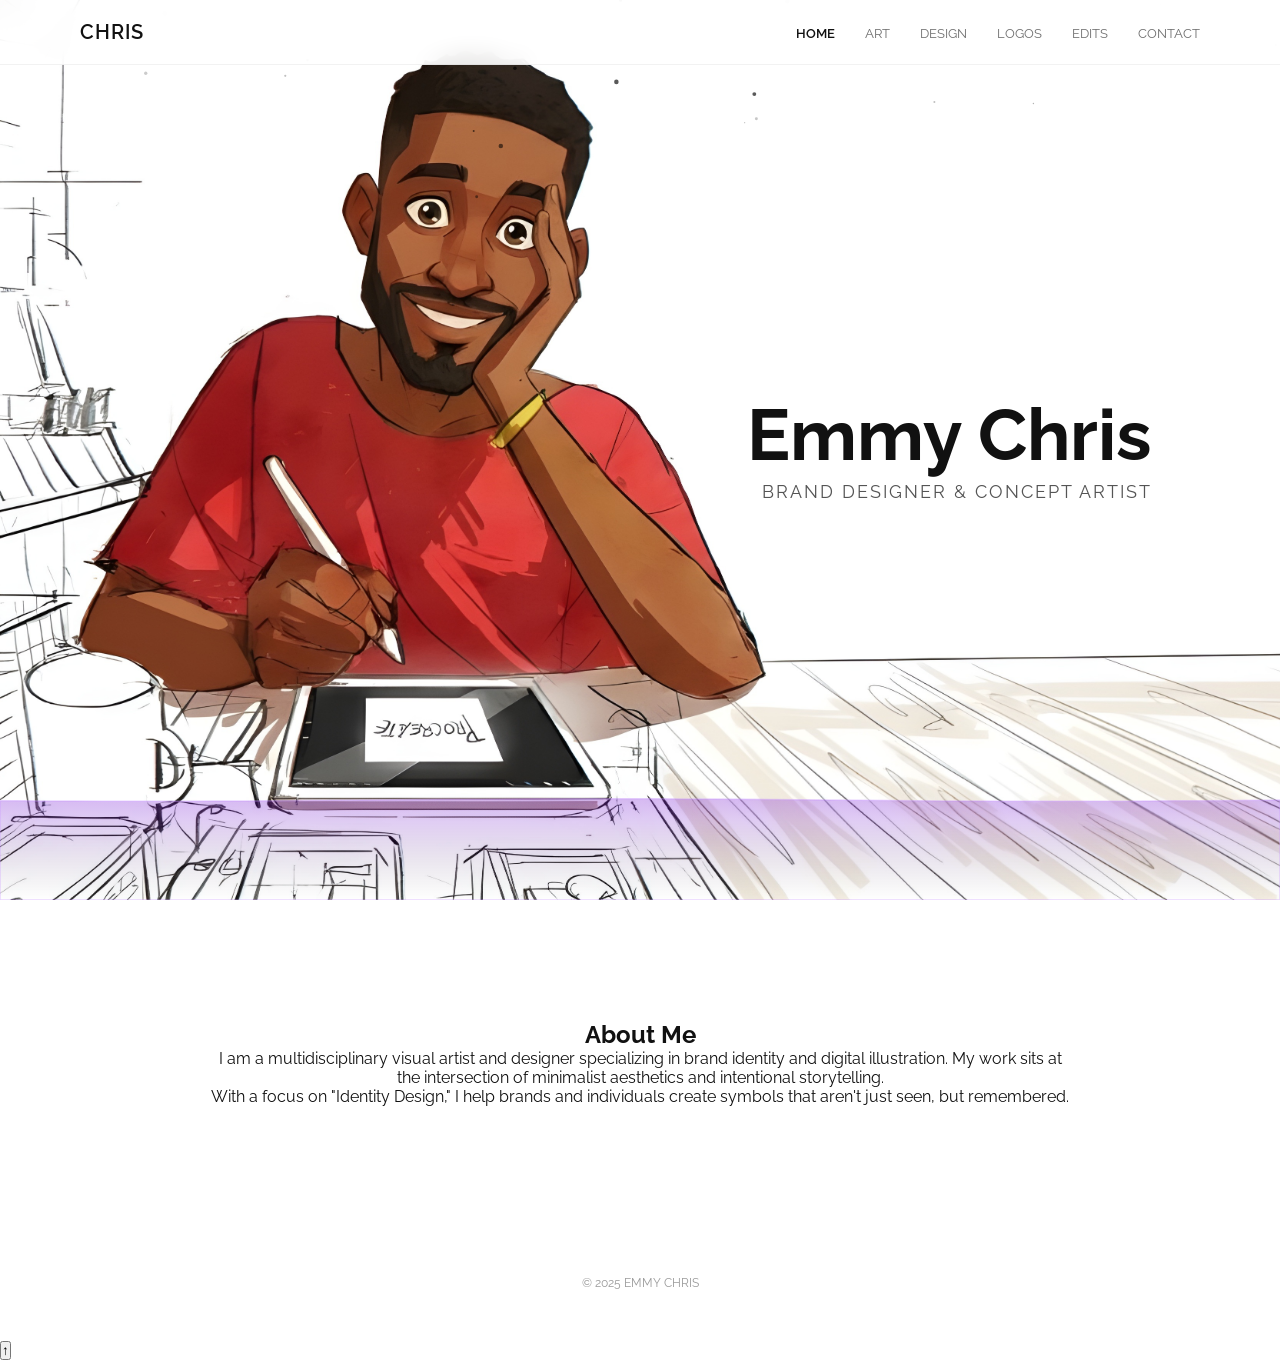
<file: index.html>
<!DOCTYPE html>
<html lang="en">
<head>
  <meta charset="UTF-8">
	<meta name="google-site-verification" content="T_5Nfz7I1RQQe40LDKmtpYbMmyqYzaPnEGpjyG-hlx0" />
  <meta name="viewport" content="width=device-width, initial-scale=1.0">
  <title>Emmy Chris | Brand Designer & Concept Artist</title>
	<meta property="og:title" content="Emmy Chris | Brand Designer">
<meta property="og:image" content="https://emmychris509.github.io/images/hero.jpg">
<meta property="og:url" content="https://emmychris509.github.io/">
	<meta name="description" content="Portfolio of Emmy Chris, specializing in brand identity and digital illustration.">
  <link href="https://fonts.googleapis.com/css2?family=Raleway:wght@300;400;600&display=swap" rel="stylesheet">
  
  <style>
    /* ================= 1. DESKTOP STYLES (The Default) ================= */
    * { margin: 0; padding: 0; box-sizing: border-box; }
    html { scroll-behavior: smooth; }
    
    body {
      font-family: 'Raleway', sans-serif;
      background: #ffffff;
      color: #111;
      overflow-x: hidden;
      opacity: 0;
      animation: fadeInPage 0.8s ease forwards;
    }

    @keyframes fadeInPage { to { opacity: 1; } }

    #dust-canvas {
      position: fixed;
      top: 0; left: 0;
      width: 100%; height: 100%;
      pointer-events: none;
      z-index: 5;
    }

    .nav {
      position: fixed; top: 0; width: 100%; z-index: 1000;
      background: rgba(255, 255, 255, 0.9);
      backdrop-filter: blur(10px);
      border-bottom: 1px solid rgba(0,0,0,0.05);
    }
    .nav-inner {
      max-width: 1200px; margin: 0 auto; padding: 20px 40px;
      display: flex; justify-content: space-between; align-items: center;
    }
    .nav-logo { font-weight: 600; font-size: 20px; letter-spacing: 1px; }
    .nav-links { list-style: none; display: flex; gap: 30px; }
    .nav-links a { text-decoration: none; color: #111; font-size: 13px; text-transform: uppercase; opacity: 0.6; }
    .nav-links a.active { opacity: 1; font-weight: 600; }

    .hero {
      height: 100vh;
      position: relative;
      display: flex;
      align-items: center;
      justify-content: flex-end; 
    }
    .hero img {
      position: absolute; inset: 0;
      width: 100%; height: 100%;
      z-index: 0;
      object-fit: cover; 
      object-position: left center;
    }
    .hero-content {
      position: relative;
      z-index: 10;
      margin-right: 10%; 
      text-align: right;
      opacity: 0;
      animation: fadeUp 1.2s ease forwards;
      animation-delay: 0.3s;
    }
    .hero h1 { font-size: 4.5rem; line-height: 1; margin-bottom: 10px; }
    .hero p { font-size: 1.1rem; letter-spacing: 2px; text-transform: uppercase; color: #555; }

    @keyframes fadeUp {
      from { opacity: 0; transform: translateY(30px); }
      to { opacity: 1; transform: translateY(0); }
    }

    .section { position: relative; z-index: 10; max-width: 900px; margin: auto; padding: 120px 20px; text-align: center; }
    .reveal { opacity: 0; transform: translateY(30px); transition: 1s ease; }
    .reveal.active { opacity: 1; transform: translateY(0); }
    footer { padding: 50px; text-align: center; font-size: 12px; color: #999; }

    /* ================= 2. MOBILE OVERRIDES (FIXED) ================= */
    /* ================= 1. DESKTOP STYLES (Default) ================= */
    * { margin: 0; padding: 0; box-sizing: border-box; }
    html { scroll-behavior: smooth; }
    
    body {
      font-family: 'Raleway', sans-serif;
      background: #ffffff;
      color: #111;
      overflow-x: hidden;
      opacity: 0;
      animation: fadeInPage 0.8s ease forwards;
    }

    @keyframes fadeInPage { to { opacity: 1; } }

    #dust-canvas {
      position: fixed;
      top: 0; left: 0;
      width: 100%; height: 100%;
      pointer-events: none;
      z-index: 5;
    }

    .nav {
      position: fixed; top: 0; width: 100%; z-index: 1000;
      background: rgba(255, 255, 255, 0.9);
      backdrop-filter: blur(10px);
      border-bottom: 1px solid rgba(0,0,0,0.05);
    }
    .nav-inner {
      max-width: 1200px; margin: 0 auto; padding: 20px 40px;
      display: flex; justify-content: space-between; align-items: center;
    }
    .nav-logo { font-weight: 600; font-size: 20px; letter-spacing: 1px; }
    .nav-links { list-style: none; display: flex; gap: 30px; }
    .nav-links a { text-decoration: none; color: #111; font-size: 13px; text-transform: uppercase; opacity: 0.6; transition: 0.3s; }
    .nav-links a.active { opacity: 1; font-weight: 600; }

    .hero {
      height: 100vh;
      position: relative;
      display: flex;
      align-items: center;
      justify-content: flex-end; 
    }
    .hero img {
      position: absolute; inset: 0;
      width: 100%; height: 100%;
      z-index: 0;
      object-fit: cover; 
      object-position: left center;
    }
    .hero-content {
      position: relative;
      z-index: 10;
      margin-right: 10%; 
      text-align: right;
      opacity: 0;
      animation: fadeUp 1.2s ease forwards;
      animation-delay: 0.3s;
    }
    .hero h1 { font-size: 4.5rem; line-height: 1; margin-bottom: 10px; }
    .hero p { font-size: 1.1rem; letter-spacing: 2px; text-transform: uppercase; color: #555; }

    @keyframes fadeUp {
      from { opacity: 0; transform: translateY(30px); }
      to { opacity: 1; transform: translateY(0); }
    }

    .section { position: relative; z-index: 10; max-width: 900px; margin: auto; padding: 120px 20px; text-align: center; }
    .reveal { opacity: 0; transform: translateY(30px); transition: 1s ease; }
    .reveal.active { opacity: 1; transform: translateY(0); }
    footer { padding: 50px; text-align: center; font-size: 12px; color: #999; }

    /* ================= 2. MOBILE OVERRIDES (THE MASTER FIX) ================= */
    @media (max-width: 768px) {
      /* Navigation Fixes */
      .nav-inner {
        flex-direction: column !important;
        align-items: center !important;
        padding: 10px 15px !important;
        gap: 5px !important;
      }
	
	p{
		font-size:16px;
		line-height:140%;
		text-align:left;
	}

      .nav-logo {
        margin: 0 0 5px 0 !important;
        font-size: 16px !important;
      }

      .nav-links {
        display: grid !important;
        grid-template-columns: 1fr 1fr !important; /* 2 Columns */
        width: 100% !important;
        gap: 5px 15px !important;
        text-align: center;
      }

/* Consistent Hover */
    .nav-links a:hover { opacity: 1; }

    /* Active Link for Contact */
    .nav-links a.active { opacity: 1; font-weight: 700; }

      .nav-links a {
        font-size: 11px !important;
        padding: 4px 0 !important;
        display: block;
        letter-spacing: 0px !important;
      }

      /* Hero (Landing Page) Fixes */
      .hero { 
	font-size:25px  !important;
        justify-content: center !important; 
        height: 100vh !important; /* Back to full height */
      }
      .hero img {
        object-position: 25% center; /* Focus on your character */
      }
      .hero-content {
        margin-right: 0 !important; 
        text-align: center !important; 
        background: rgba(255,255,255,0.3); /* Subtle glass effect */
        padding: 30px 20px;
        width: 90%;
        backdrop-filter: blur(8px);
        border-radius: 2px;
      }
      .hero h1 { 
        /* 1. The Gradient (White to Red at 45 degrees) */
        background: linear-gradient(45deg, #ffffff 50%, #DD8178 70%) !important;
        
        /* 2. Clipping the gradient to the letters */
        -webkit-background-clip: text !important;
        background-clip: text !important;
        -webkit-text-fill-color: transparent !important;
        
        /* 3. Keeping them bold and visible */
        font-weight: 700 !important;
        opacity: 1 !important;
        display: inline-block; /* Helps the gradient render correctly */
        width: 100%;
      }

      .hero h1 { font-size: 2.5rem ; margin-bottom: 5px; }
      .hero p { font-size: 0.9rem !important; letter-spacing: 2px; }
      .hero p { 
  font-size: 0.9rem !important; 
  color: #ffffff !important;  /* This makes the tagline white */
  opacity: 1 !important;       /* This ensures it's fully bright */
}

.section { padding: 80px 20px !important; }
  </style>
</head>

<body>
  <canvas id="dust-canvas"></canvas>

  <nav class="nav">
    <div class="nav-inner">
      <div class="nav-logo">CHRIS</div>
      <ul class="nav-links">
  <li><a href="index.html" class="active">Home</a></li>
  <li><a href="digital-art.html">Art</a></li>
  <li><a href="graphic-design.html">Design</a></li>
  <li><a href="logos.html">Logos</a></li>
  <li><a href="photo-edits.html">Edits</a></li>
  <li><a href="contact.html">Contact</a></li> </ul>
      </ul>
    </div>
  </nav>

  <section class="hero">
    <img src="images/hero.jpg" alt="Hero"> 
    <div class="hero-content">
      <h1>Emmy Chris</h1>
      <p>Brand Designer & Concept Artist</p>
    </div>
  </section>

  <section class="section reveal">
    <h2>About Me</h2>
 
      <p>I am a multidisciplinary visual artist and designer specializing in brand identity and digital illustration. My work sits at the intersection of minimalist aesthetics and intentional storytelling.</p>
      <p>With a focus on "Identity Design," I help brands and individuals create symbols that aren't just seen, but remembered.</p>

      <div class="stats-grid">
  </section>

  <footer>© 2025 EMMY CHRIS</footer>

  <script>
    const canvas = document.getElementById("dust-canvas");
    const ctx = canvas.getContext("2d");
    let particles = [];

    function resize() {
      canvas.width = window.innerWidth;
      canvas.height = window.innerHeight;
      // Refresh particle deck positions on resize
      particles.forEach(p => p.setDeck());
    }
    window.addEventListener("resize", resize);
    resize();

    const mouse = { x: -1000, y: -1000 };
    const updateMouse = (x, y) => { mouse.x = x; mouse.y = y; };
    window.addEventListener("mousemove", (e) => updateMouse(e.clientX, e.clientY));
    window.addEventListener("touchstart", (e) => updateMouse(e.touches[0].clientX, e.touches[0].clientY));
    window.addEventListener("touchmove", (e) => updateMouse(e.touches[0].clientX, e.touches[0].clientY));

    class Particle {
      constructor() {
        this.x = Math.random() * canvas.width;
        this.y = Math.random() * -canvas.height; // Start above screen
        this.size = Math.random() * 2 + 0.5;
        this.vx = (Math.random() - 0.5) * 0.5;
        this.vy = Math.random() * 2 + 1;
        this.alpha = Math.random() * 0.5 + 0.2;
        this.setDeck();
      }

      setDeck() {
        // Particles hover in the bottom 80-100 pixels of the current view
        this.deckY = canvas.height - (Math.random() * 80 + 20);
      }

      update() {
        const dx = mouse.x - this.x;
        const dy = mouse.y - this.y;
        const dist = Math.sqrt(dx*dx + dy*dy);
        
        if (dist < 120) {
          const force = (120 - dist) / 120;
          this.vx -= (dx / dist) * force * 5;
          this.vy -= (dy / dist) * force * 5;
        }

        if (this.y < this.deckY) {
            this.vy += 0.12; // Gravity
        } else {
            // Hover logic
            this.vy *= 0.85; 
            this.vy += (Math.random() - 0.5) * 0.25; 
            this.vx += (Math.random() - 0.5) * 0.15;
        }

        this.x += this.vx;
        this.y += this.vy;
        this.vx *= 0.97;
        if (this.y >= this.deckY) this.vy *= 0.97;

        if (this.x < 0) this.x = canvas.width;
        if (this.x > canvas.width) this.x = 0;
        
        // Safety wrap: if pushed too far down or up, return to deck
        if (this.y > canvas.height + 100 || this.y < -canvas.height - 100) {
            this.y = this.deckY;
            this.vy = 0;
        }
      }

      draw() {
        ctx.fillStyle = `rgba(0, 0, 0, ${this.alpha})`;
        ctx.beginPath();
        ctx.arc(this.x, this.y, this.size, 0, Math.PI * 2);
        ctx.fill();
      }
    }

    for (let i = 0; i < 120; i++) particles.push(new Particle());

    function animate() {
      ctx.clearRect(0, 0, canvas.width, canvas.height);
      particles.forEach(p => { p.update(); p.draw(); });
      requestAnimationFrame(animate);
    }
    animate();

    const observer = new IntersectionObserver((entries) => {
      entries.forEach(entry => { if (entry.isIntersecting) entry.target.classList.add('active'); });
    }, { threshold: 0.1 });
    document.querySelectorAll('.reveal').forEach(el => observer.observe(el));
  </script>
<canvas id="wave-canvas" style="position: fixed; bottom: 0; left: 0; width: 100%; height: 250px; z-index: 999; pointer-events: none;"></canvas>

<script>
  const waveCanvas = document.getElementById('wave-canvas');
  const wctx = waveCanvas.getContext('2d');
  let points = [];
  const numPoints = 45; // Increased for higher resolution smoothness
  let waveMouse = { x: -1000, y: -1000 };
  let time = 0;

  window.addEventListener('mousemove', (e) => {
    waveMouse.x = e.clientX;
    waveMouse.y = e.clientY;
  });

  window.addEventListener('touchmove', (e) => {
    waveMouse.x = e.touches[0].clientX;
    waveMouse.y = e.touches[0].clientY;
  });

  function initWave() {
    waveCanvas.width = window.innerWidth;
    waveCanvas.height = 250;
    points = [];
    const spacing = waveCanvas.width / (numPoints - 1);
    for (let i = 0; i < numPoints; i++) {
      points.push({
        x: i * spacing,
        y: 150, 
        originalY: 150,
        vy: 0,
        tension: 0.03, // Controls how "water-like" the surface is
        damping: 0.92  // Controls how long the ripples last
      });
    }
  }

  function animateWave() {
    wctx.clearRect(0, 0, waveCanvas.width, waveCanvas.height);
    time += 0.015;

    // 1. PHYSICS PHASE
    for (let i = 0; i < points.length; i++) {
      let p = points[i];
      
      // Idle rhythmic wave motion
      let idle = Math.sin(time + (i * 0.2)) * 15;
      let targetY = p.originalY + idle;

      // Mouse Interaction - "The Dip"
      let canvasTop = window.innerHeight - 250;
      let mouseRelY = waveMouse.y - canvasTop;
      let dx = waveMouse.x - p.x;
      let dy = mouseRelY - p.y;
      let dist = Math.sqrt(dx * dx + dy * dy);

      if (dist < 120) {
        let force = (120 - dist) / 120;
        // Pushes the surface smoothly
        p.vy += force * 8; 
      }

      // Spring to target
      let diff = targetY - p.y;
      p.vy += diff * p.tension;
      p.y += p.vy;
      p.vy *= p.damping;
    }

    // 2. SMOOTHING PHASE (Surface Tension)
    // This part prevents sharp angles by averaging neighbors
    for (let i = 0; i < points.length; i++) {
      if (i > 0 && i < points.length - 1) {
        // Points pull their neighbors slightly to stay "rounded"
        points[i].y = (points[i-1].y + points[i+1].y + points[i].y) / 3;
      }
    }

    // 3. DRAWING PHASE (Bezier Curves)
    wctx.beginPath();
    wctx.moveTo(0, waveCanvas.height);
    wctx.lineTo(0, points[0].y);

    for (let i = 0; i < points.length - 1; i++) {
      // Quadratic Bezier through midpoints ensures NO sharp angles
      const xc = (points[i].x + points[i + 1].x) / 2;
      const yc = (points[i].y + points[i + 1].y) / 2;
      wctx.quadraticCurveTo(points[i].x, points[i].y, xc, yc);
    }

    wctx.lineTo(waveCanvas.width, points[points.length - 1].y);
    wctx.lineTo(waveCanvas.width, waveCanvas.height);
    wctx.closePath();

    // Purple Gradient Styling
    let gradient = wctx.createLinearGradient(0, 50, 0, 250);
    gradient.addColorStop(0, 'rgba(160, 40, 255, 0.65)'); // Glowy Purple
    gradient.addColorStop(0.6, 'rgba(100, 0, 200, 0.2)'); 
    gradient.addColorStop(1, 'rgba(0, 0, 0, 0)');      
    
    wctx.fillStyle = gradient;
    wctx.fill();

    // Highlighting the surface edge for that "glow"
    wctx.strokeStyle = 'rgba(200, 150, 255, 0.4)';
    wctx.lineWidth = 1.5;
    wctx.stroke();

    requestAnimationFrame(animateWave);
  }

  window.addEventListener('resize', initWave);
  initWave();
  animateWave();
</script>
<button id="backToTop" class="back-to-top" title="Go to top">↑</button>
</body>

</html>
</file>
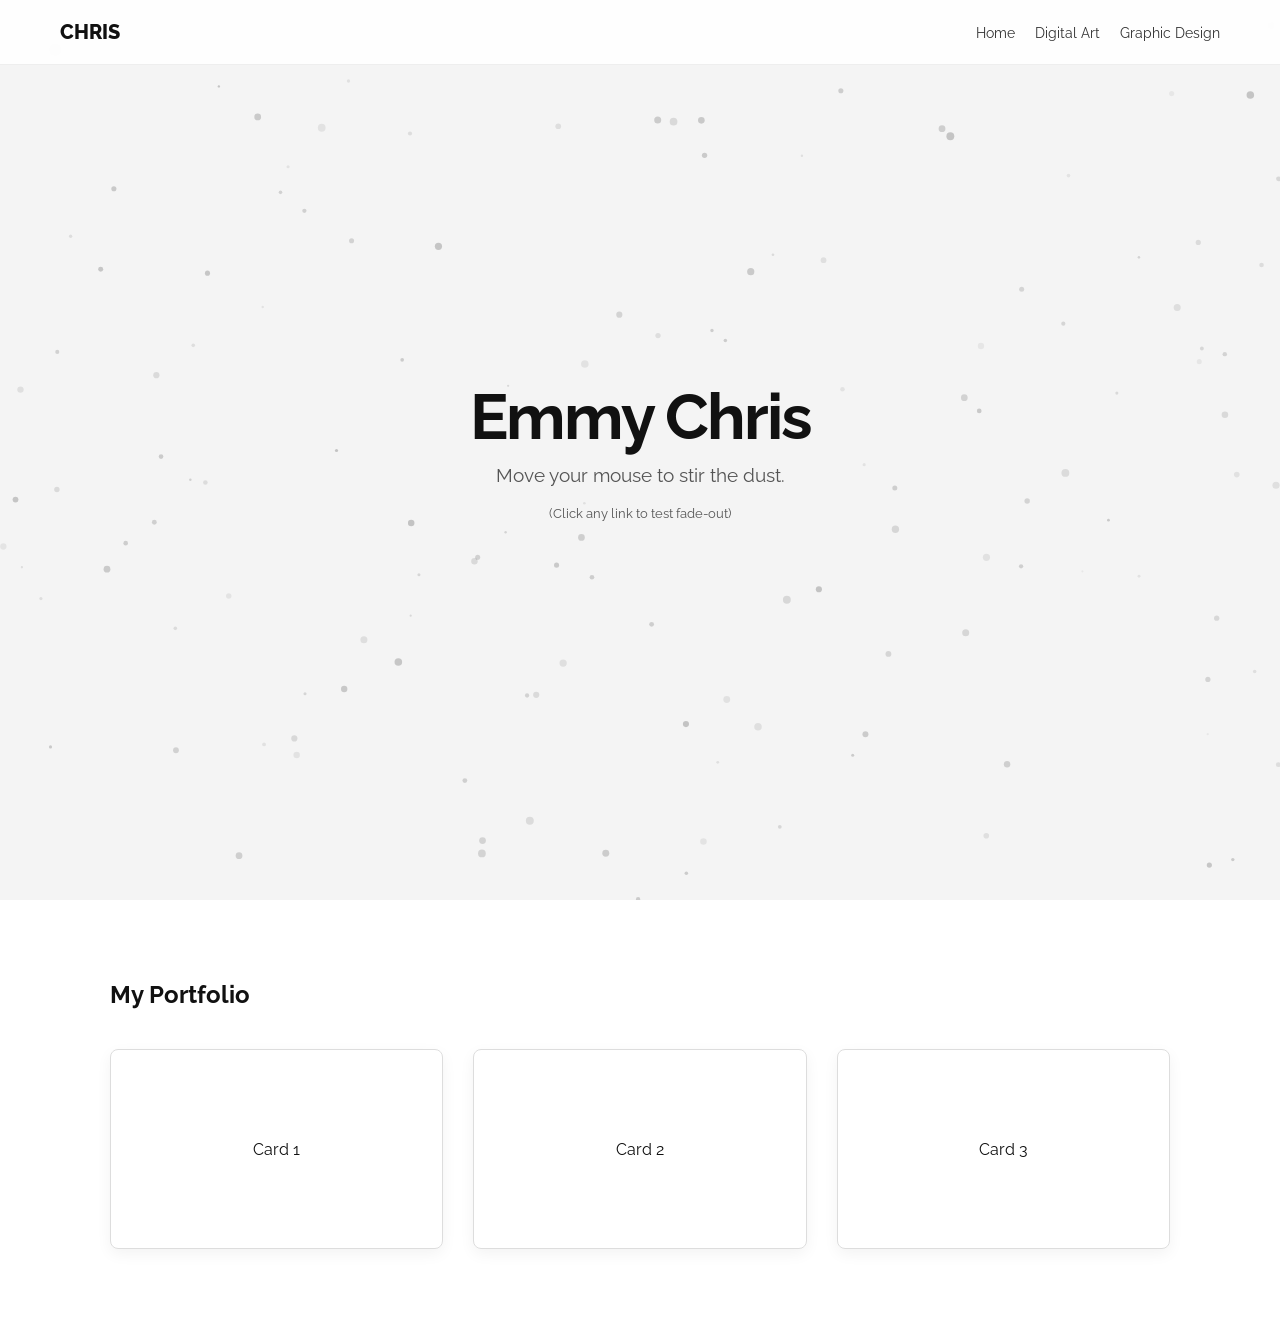
<file: !DOCTYPE.html>
<!DOCTYPE html>
<html lang="en">
<head>
  <meta charset="UTF-8">
  <meta name="viewport" content="width=device-width, initial-scale=1.0">
  <title>Chris | Prototype Test</title>
  <link href="https://fonts.googleapis.com/css2?family=Raleway:wght@300;400;600&display=swap" rel="stylesheet">
  
  <style>
    /* ================= CSS STYLES ================= */
    * { margin: 0; padding: 0; box-sizing: border-box; }
    
    body {
      font-family: 'Raleway', sans-serif;
      background: #fff;
      color: #111;
      overflow-x: hidden;
      /* TRANSITION SETTINGS */
      opacity: 1;
      transition: opacity 0.5s ease;
    }

    /* The class that hides the page initially */
    body.hidden { opacity: 0; }

    /* NAV */
    .nav {
      position: fixed; top: 0; width: 100%; z-index: 1000;
      background: rgba(255, 255, 255, 0.9);
      backdrop-filter: blur(5px);
      border-bottom: 1px solid #eee;
    }
    .nav-inner {
      max-width: 1200px; margin: 0 auto; padding: 20px;
      display: flex; justify-content: space-between; align-items: center;
    }
    .nav-logo { font-weight: 800; font-size: 20px; text-transform: uppercase; }
    .nav-links { list-style: none; display: flex; gap: 20px; }
    .nav-links a { text-decoration: none; color: #333; font-size: 14px; transition: 0.3s; }
    .nav-links a:hover { color: #000; font-weight: 600; }

    /* HERO - Using a Grey Placeholder for testing */
    .hero {
      height: 100vh;
      display: flex;
      align-items: center;
      justify-content: center;
      position: relative;
      background-color: #f4f4f4; /* Placeholder color */
      overflow: hidden;
    }
    
    .hero-content {
      z-index: 2;
      text-align: center;
      animation: fadeUp 1.2s ease forwards;
    }

    .hero h1 { font-size: 4rem; letter-spacing: -2px; margin-bottom: 10px; }
    .hero p { font-size: 1.2rem; color: #555; }

    /* ANIMATIONS */
    @keyframes fadeUp {
      from { opacity: 0; transform: translateY(20px); }
      to { opacity: 1; transform: translateY(0); }
    }

    /* GRID PREVIEW (For your new pages) */
    .section { padding: 80px 20px; max-width: 1100px; margin: auto; }
    .card-grid {
      display: grid;
      grid-template-columns: repeat(auto-fit, minmax(250px, 1fr));
      gap: 30px;
      margin-top: 40px;
    }
    .card {
      background: white;
      border: 1px solid #ddd;
      border-radius: 8px;
      padding: 20px;
      height: 200px;
      display: flex;
      align-items: center;
      justify-content: center;
      box-shadow: 0 5px 15px rgba(0,0,0,0.05);
      z-index: 2; /* Keep above dust */
      position: relative;
    }

    /* CANVAS FOR DUST */
    #dust-canvas {
      position: fixed;
      top: 0; left: 0;
      width: 100%; height: 100%;
      pointer-events: none; /* Let mouse click through */
      z-index: 0; /* Behind everything */
    }
  </style>
</head>

<body class="hidden">

  <nav class="nav">
    <div class="nav-inner">
      <div class="nav-logo">Chris</div>
      <ul class="nav-links">
        <li><a href="#">Home</a></li>
        <li><a href="#">Digital Art</a></li>
        <li><a href="#">Graphic Design</a></li>
      </ul>
    </div>
  </nav>

  <section class="hero">
    <div class="hero-content">
      <h1>Emmy Chris</h1>
      <p>Move your mouse to stir the dust.</p>
      <p style="font-size: 0.8rem; margin-top:20px;">(Click any link to test fade-out)</p>
    </div>
  </section>

  <section class="section">
    <h2>My Portfolio</h2>
    <div class="card-grid">
      <div class="card">Card 1</div>
      <div class="card">Card 2</div>
      <div class="card">Card 3</div>
    </div>
  </section>

  <script>
    /* ================= JS LOGIC ================= */
    
    // 1. PAGE TRANSITION LOGIC
    document.addEventListener("DOMContentLoaded", () => {
      // Fade In
      document.body.classList.remove("hidden");

      // Link Logic
      const links = document.querySelectorAll("a");
      links.forEach(link => {
        link.addEventListener("click", e => {
          e.preventDefault();
          // Fade Out
          document.body.classList.add("hidden");
          
          // Mimic page load delay for testing
          setTimeout(() => {
            // In a real site, this would go to the new URL
            // For this test, we just fade back in so you see it works
            document.body.classList.remove("hidden"); 
            console.log("Navigated!");
          }, 500);
        });
      });
    });

    // 2. PARTICLE SYSTEM
    const canvas = document.createElement("canvas");
    canvas.id = "dust-canvas";
    document.body.appendChild(canvas);
    const ctx = canvas.getContext("2d");

    let particles = [];
    const PARTICLE_COUNT = 150; 

    function resizeCanvas() {
      canvas.width = window.innerWidth;
      canvas.height = window.innerHeight;
    }
    resizeCanvas();
    window.addEventListener("resize", resizeCanvas);

    // Mouse State
    const mouse = { x: -1000, y: -1000, isMoving: false };
    let mouseTimer;

    window.addEventListener("mousemove", e => {
      mouse.x = e.clientX;
      mouse.y = e.clientY;
      mouse.isMoving = true;
      
      clearTimeout(mouseTimer);
      mouseTimer = setTimeout(() => {
        mouse.isMoving = false;
      }, 100);
    });

    class Particle {
      constructor() {
        this.reset(true);
      }

      reset(initial = false) {
        this.x = Math.random() * canvas.width;
        this.y = initial ? Math.random() * canvas.height : canvas.height + 10;
        this.size = Math.random() * 3 + 1; // Larger for visibility
        this.weight = Math.random() * 1 + 0.5;
        this.color = `rgba(0, 0, 0, ${Math.random() * 0.15 + 0.05})`; // Visible grey
      }

      update() {
        // GRAVITY (Fall down if mouse not moving)
        if (!mouse.isMoving) {
          this.y += this.weight;
        } 
        // WIND (Raise up if mouse is moving nearby)
        else {
          const dx = mouse.x - this.x;
          const dy = mouse.y - this.y;
          const distance = Math.sqrt(dx * dx + dy * dy);
          
          if (distance < 150) {
            const force = (150 - distance) / 150;
            const directionX = dx / distance;
            
            this.x -= directionX * force * 5; // Move away from mouse
            this.y -= 4; // Lift UP against gravity
          } else {
            this.y += this.weight; // Fall if far from mouse
          }
        }

        // Loop smoothly
        if (this.y > canvas.height + 20) {
           this.y = -10; // Wrap to top
           this.x = Math.random() * canvas.width;
        }
        if (this.y < -20) {
            this.y = canvas.height + 10; // Wrap to bottom
        }
      }

      draw() {
        ctx.fillStyle = this.color;
        ctx.beginPath();
        ctx.arc(this.x, this.y, this.size, 0, Math.PI * 2);
        ctx.fill();
      }
    }

    function init() {
      particles = [];
      for (let i = 0; i < PARTICLE_COUNT; i++) {
        particles.push(new Particle());
      }
    }

    function animate() {
      ctx.clearRect(0, 0, canvas.width, canvas.height);
      for (let i = 0; i < particles.length; i++) {
        particles[i].update();
        particles[i].draw();
      }
      requestAnimationFrame(animate);
    }

    init();
    animate();
  </script>
</body>
</html>
</file>
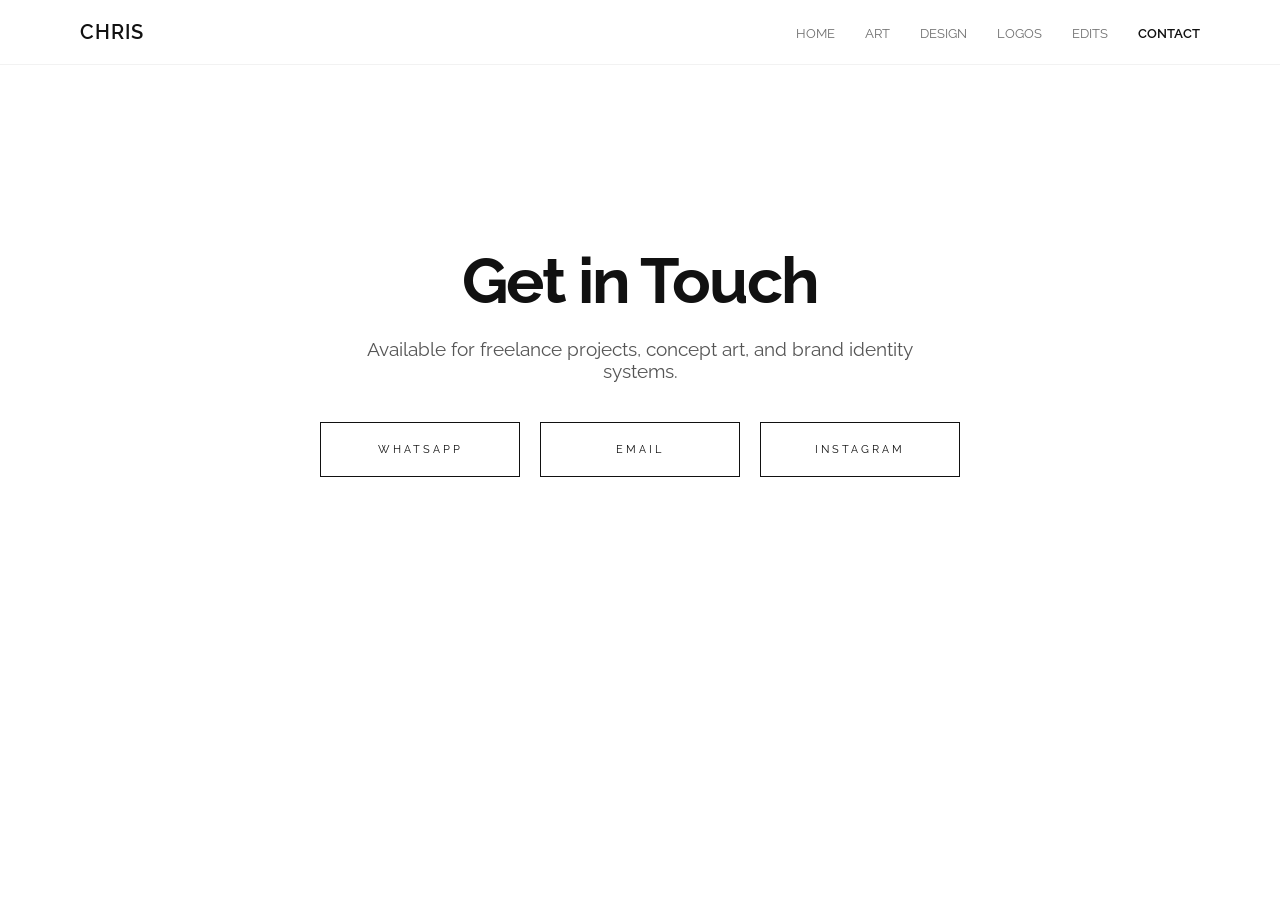
<file: contact.html>
<!DOCTYPE html>
<html lang="en">
<head>
  <meta charset="UTF-8">
  <meta name="viewport" content="width=device-width, initial-scale=1.0">
  <title>CONTACT | CHRIS</title>
  <link href="https://fonts.googleapis.com/css2?family=Raleway:wght@300;400;600&display=swap" rel="stylesheet">
  <style>
    /* ================= BASE STYLES ================= */
    * { margin: 0; padding: 0; box-sizing: border-box; }
    body {
      font-family: 'Raleway', sans-serif;
      background: #ffffff;
      color: #111;
      overflow-x: hidden;
    }

    #dust-canvas { position: fixed; top: 0; left: 0; width: 100%; height: 100%; pointer-events: none; z-index: 5; }

    .nav {
      position: fixed; top: 0; width: 100%; z-index: 1000;
      background: rgba(255, 255, 255, 0.9);
      backdrop-filter: blur(10px);
      border-bottom: 1px solid rgba(0,0,0,0.05);
    }
    .nav-inner { max-width: 1200px; margin: 0 auto; padding: 20px 40px; display: flex; justify-content: space-between; align-items: center; }
    .nav-logo { font-weight: 600; font-size: 20px; letter-spacing: 1px; }
    .nav-links { list-style: none; display: flex; gap: 30px; }
    .nav-links a { text-decoration: none; color: #111; font-size: 13px; text-transform: uppercase; opacity: 0.6; }
    .nav-links a:hover { opacity: 1; }

    .contact-hero {
      height: 80vh;
      display: flex;
      flex-direction: column;
      justify-content: center;
      align-items: center;
      text-align: center;
      padding: 0 20px;
      position: relative;
      z-index: 10;
    }

    .contact-hero h1 { font-size: 4rem; margin-bottom: 20px; letter-spacing: -2px; }
    .contact-hero p { font-size: 1.2rem; max-width: 600px; color: #555; margin-bottom: 40px; }

    /* ================= BUTTON RECTANGLES ================= */
    .contact-grid {
      display: flex;
      gap: 20px;
      flex-wrap: wrap;
      justify-content: center;
    }
    .contact-rect {
      text-decoration: none;
      color: #111;
      border: 1px solid #111;
      padding: 20px 50px;
      min-width: 200px;
      font-size: 11px;
      text-transform: uppercase;
      letter-spacing: 3px;
      transition: all 0.4s cubic-bezier(0.165, 0.84, 0.44, 1);
      background: transparent;
      display: flex;
      justify-content: center;
      align-items: center;
      position: relative;
      overflow: hidden;
    }

    /* WhatsApp Hover */
    .btn-whatsapp:hover {
      background: #25D366;
      color: #fff;
      border-color: #25D366;
      transform: translateY(-5px);
      box-shadow: 0 10px 20px rgba(37, 211, 102, 0.2);
    }

    /* Email Hover - Google Multi-color Strip */
    .btn-email:hover {
      background: #fdfdfd;
      transform: translateY(-5px);
      box-shadow: 0 10px 20px rgba(0, 0, 0, 0.05);
      /* This creates the 4-color stripe at the bottom */
      border-bottom: 4px solid transparent;
      border-image: linear-gradient(to right, #4285F4 25%, #EA4335 25%, #EA4335 50%, #FBBC05 50%, #FBBC05 75%, #34A853 75%);
      border-image-slice: 1;
    }

    /* Instagram Hover - Gradient */
    .btn-instagram:hover {
      background: linear-gradient(45deg, #f09433 0%, #e6683c 25%, #dc2743 50%, #cc2366 75%, #bc1888 100%);
      color: #fff;
      border-color: transparent;
      transform: translateY(-5px);
      box-shadow: 0 10px 20px rgba(220, 39, 67, 0.2);
    }

    @media (max-width: 768px) {
      /* 1. Tighten the Navigation Bar */
      .nav-inner {
        flex-direction: column !important;
        align-items: center !important;
        padding: 10px 15px !important;
        gap: 5px !important;
      }

      .nav-logo {
        margin: 0 0 5px 0 !important;
        font-size: 16px !important;
      }

      /* 2. Create the 2-Column Grid */
      .nav-links {
        display: grid !important;
        grid-template-columns: 1fr 1fr !important;
        width: 100% !important;
        gap: 5px 15px !important; /* Tiny vertical gap, comfortable horizontal gap */
        text-align: center;
      }

      .nav-links a {
        font-size: 11px !important;
        padding: 4px 0 !important;
        display: block;
        letter-spacing: 0px !important;
      }

      /* 3. Pull Content Up (Prevents huge white gaps) */
      .page-header, .hero {
        padding-top: 80px !important; 
      }
      
      .hero-content {
        margin-right: 5% !important;
        text-align: center !important;
      }

      .hero h1 { font-size: 2.5rem !important; }

      /* 4. Stack Grid items (Portfolio/Contact) */
      .art-grid, .portfolio-grid, .contact-grid {
        grid-template-columns: 1fr !important;
        flex-direction: column !important;
        gap: 20px !important;
      }
      
      .contact-rect { width: 100% !important; }
    }
  </style>
</head>
<body>

  <canvas id="dust-canvas"></canvas>

  <nav class="nav">
    <div class="nav-inner">
      <div class="nav-logo">CHRIS</div>
      <ul class="nav-links">
        <li><a href="index.html">Home</a></li>
        <li><a href="digital-art.html">Art</a></li>
        <li><a href="graphic-design.html">Design</a></li>
        <li><a href="logos.html">Logos</a></li>
        <li><a href="photo-edits.html">Edits</a></li>
        <li><a href="contact.html" style="opacity: 1; font-weight: 600;">Contact</a></li>
      </ul>
    </div>
  </nav>

  <section class="contact-hero">
    <h1>Get in Touch</h1>
    <p>Available for freelance projects, concept art, and brand identity systems.</p>
    
    <div class="contact-grid">
      <a href="https://wa.me/2348148179861" target="_blank" class="contact-rect btn-whatsapp">WhatsApp</a>
      <a href="mailto:Emmy.chris.508@gmail.com" class="contact-rect btn-email">Email</a>
      <a href="https://instagram.com/officialemmychrisart" target="_blank" class="contact-rect btn-instagram">Instagram</a>
    </div>
  </section>

  <canvas id="wave-canvas" style="position: fixed; bottom: 0; left: 0; width: 100%; height: 250px; z-index: 9; pointer-events: none;"></canvas>

  <script>
    /* PASTE YOUR DUST PARTICLE SCRIPT FROM INDEX.HTML HERE */
  </script>
  
  <script>
    /* PASTE YOUR WAVE CANVAS SCRIPT FROM INDEX.HTML HERE */
  </script>

</body>
</html>
</file>
